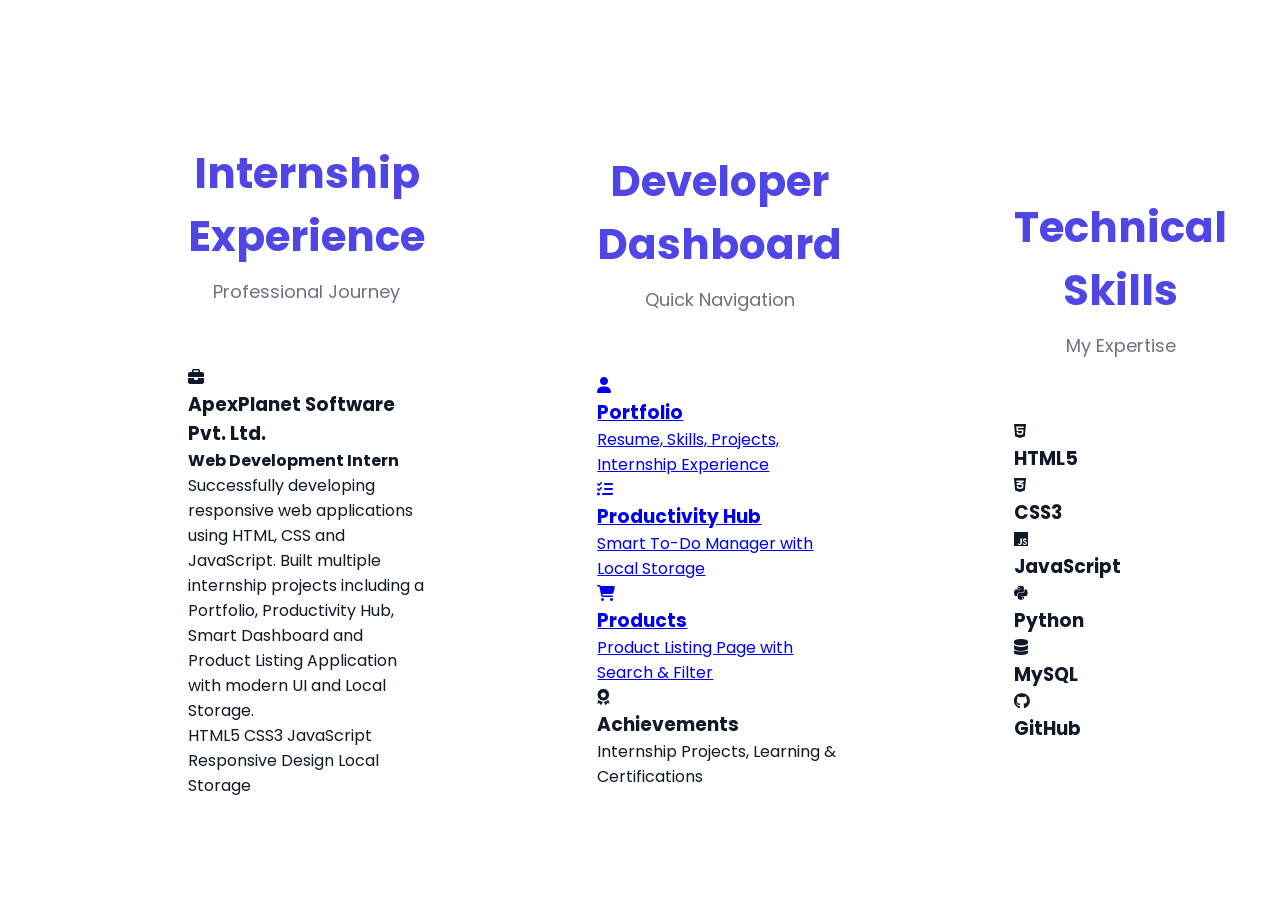
<file: index.html>
<!DOCTYPE html>
<html lang="en">

<head>
    <meta charset="UTF-8">
    <meta name="viewport" content="width=device-width, initial-scale=1.0">
    <title>DevFusion Dashboard | Yalala Kavya Reddy</title>

    <link rel="stylesheet" href="style.css">

    <link rel="stylesheet"
        href="https://cdnjs.cloudflare.com/ajax/libs/font-awesome/6.6.0/css/all.min.css">

    <link href="https://fonts.googleapis.com/css2?family=Poppins:wght@300;400;500;600;700;800&display=swap"
        rel="stylesheet">
</head>

<body>

<!-- ================= NAVBAR ================= -->

<header class="header"<!-- ================= INTERNSHIP ================= -->

<section class="internship" id="internship">

    <div class="section-title">
        <h2>Internship Experience</h2>
        <p>Professional Journey</p>
    </div>

    <div class="internship-card">

        <div class="internship-icon">
            <i class="fa-solid fa-briefcase"></i>
        </div>

        <div class="internship-content">

            <h3>ApexPlanet Software Pvt. Ltd.</h3>

            <h4>Web Development Intern</h4>

            <p>

                Successfully developing responsive web applications
                using HTML, CSS and JavaScript.

                Built multiple internship projects including a Portfolio,
                Productivity Hub, Smart Dashboard and Product Listing
                Application with modern UI and Local Storage.

            </p>

            <div class="tech-stack">

                <span>HTML5</span>

                <span>CSS3</span>

                <span>JavaScript</span>

                <span>Responsive Design</span>

                <span>Local Storage</span>

            </div>

        </div>

    </div>

</section>

<!-- ================= DASHBOARD ================= -->

<section class="dashboard">

    <div class="section-title">

        <h2>Developer Dashboard</h2>

        <p>Quick Navigation</p>

    </div>

    <div class="dashboard-grid">

        <a href="portfolio.html" class="dashboard-card">

            <i class="fa-solid fa-user"></i>

            <h3>Portfolio</h3>

            <p>

                Resume, Skills, Projects,
                Internship Experience

            </p>

        </a>

        <a href="todo.html" class="dashboard-card">

            <i class="fa-solid fa-list-check"></i>

            <h3>Productivity Hub</h3>

            <p>

                Smart To-Do Manager
                with Local Storage

            </p>

        </a>

        <a href="product.html" class="dashboard-card">

            <i class="fa-solid fa-cart-shopping"></i>

            <h3>Products</h3>

            <p>

                Product Listing Page
                with Search & Filter

            </p>

        </a>

        <div class="dashboard-card">

            <i class="fa-solid fa-award"></i>

            <h3>Achievements</h3>

            <p>

                Internship Projects,
                Learning & Certifications

            </p>

        </div>

    </div>

</section>

<!-- ================= SKILLS ================= -->

<section class="skills" id="skills">

    <div class="section-title">

        <h2>Technical Skills</h2>

        <p>My Expertise</p>

    </div>

    <div class="skill-grid">

        <div class="skill-box">

            <i class="fa-brands fa-html5"></i>

            <h3>HTML5</h3>

        </div>

        <div class="skill-box">

            <i class="fa-brands fa-css3-alt"></i>

            <h3>CSS3</h3>

        </div>

        <div class="skill-box">

            <i class="fa-brands fa-js"></i>

            <h3>JavaScript</h3>

        </div>

        <div class="skill-box">

            <i class="fa-brands fa-python"></i>

            <h3>Python</h3>

        </div>

        <div class="skill-box">

            <i class="fa-solid fa-database"></i>

            <h3>MySQL</h3>

        </div>

        <div class="skill-box">

            <i class="fa-brands fa-github"></i>

            <h3>GitHub</h3>

        </div>

    </div>

</section>

<!-- ================= PROJECTS ================= -->

<section class="projects">

    <div class="section-title">

        <h2>Featured Projects</h2>

        <p>Internship Work</p>

    </div>

    <div class="project-grid">

        <div class="project-card">

            <i class="fa-solid fa-globe"></i>

            <h3>Portfolio Website</h3>

            <p>

                Modern portfolio showcasing
                my skills and projects.

            </p>

        </div>

        <div class="project-card">

            <i class="fa-solid fa-list-check"></i>

            <h3>Productivity Hub</h3>

            <p>

                Professional To-Do application
                using Local Storage.

            </p>

        </div>

        <div class="project-card">

            <i class="fa-solid fa-cart-shopping"></i>

            <h3>Product Listing</h3>

            <p>

                Search, Filter and Sort
                products dynamically.

            </p>

        </div>

        <div class="project-card">

            <i class="fa-solid fa-route"></i>

            <h3>Safety Route Navigation</h3>

            <p>

                Python + Streamlit based
                navigation system.

            </p>

        </div>

    </div>

</section><!-- ================= CONTACT ================= -->

<section class="contact" id="contact">

    <div class="section-title">

        <h2>Let's Connect</h2>

        <p>Get In Touch</p>

    </div>

    <div class="contact-container">

        <div class="contact-card">

            <i class="fa-solid fa-envelope"></i>

            <h3>Email</h3>

            <p>your-email@example.com</p>

        </div>

        <div class="contact-card">

            <i class="fa-solid fa-phone"></i>

            <h3>Phone</h3>

            <p>Your Phone Number</p>

        </div>

        <div class="contact-card">

            <i class="fa-brands fa-linkedin"></i>

            <h3>LinkedIn</h3>

            <p>linkedin.com/in/your-profile</p>

        </div>

        <div class="contact-card">

            <i class="fa-brands fa-github"></i>

            <h3>GitHub</h3>

            <p>github.com/yourusername</p>

        </div>

    </div>

</section>

<!-- ================= CALL TO ACTION ================= -->

<section class="cta">

    <div class="cta-content">

        <h2>Ready to Explore My Work?</h2>

        <p>

            Explore my portfolio, productivity hub, and product listing
            projects built during my Web Development Internship.

        </p>

        <div class="cta-buttons">

            <a href="portfolio.html" class=">
</file>
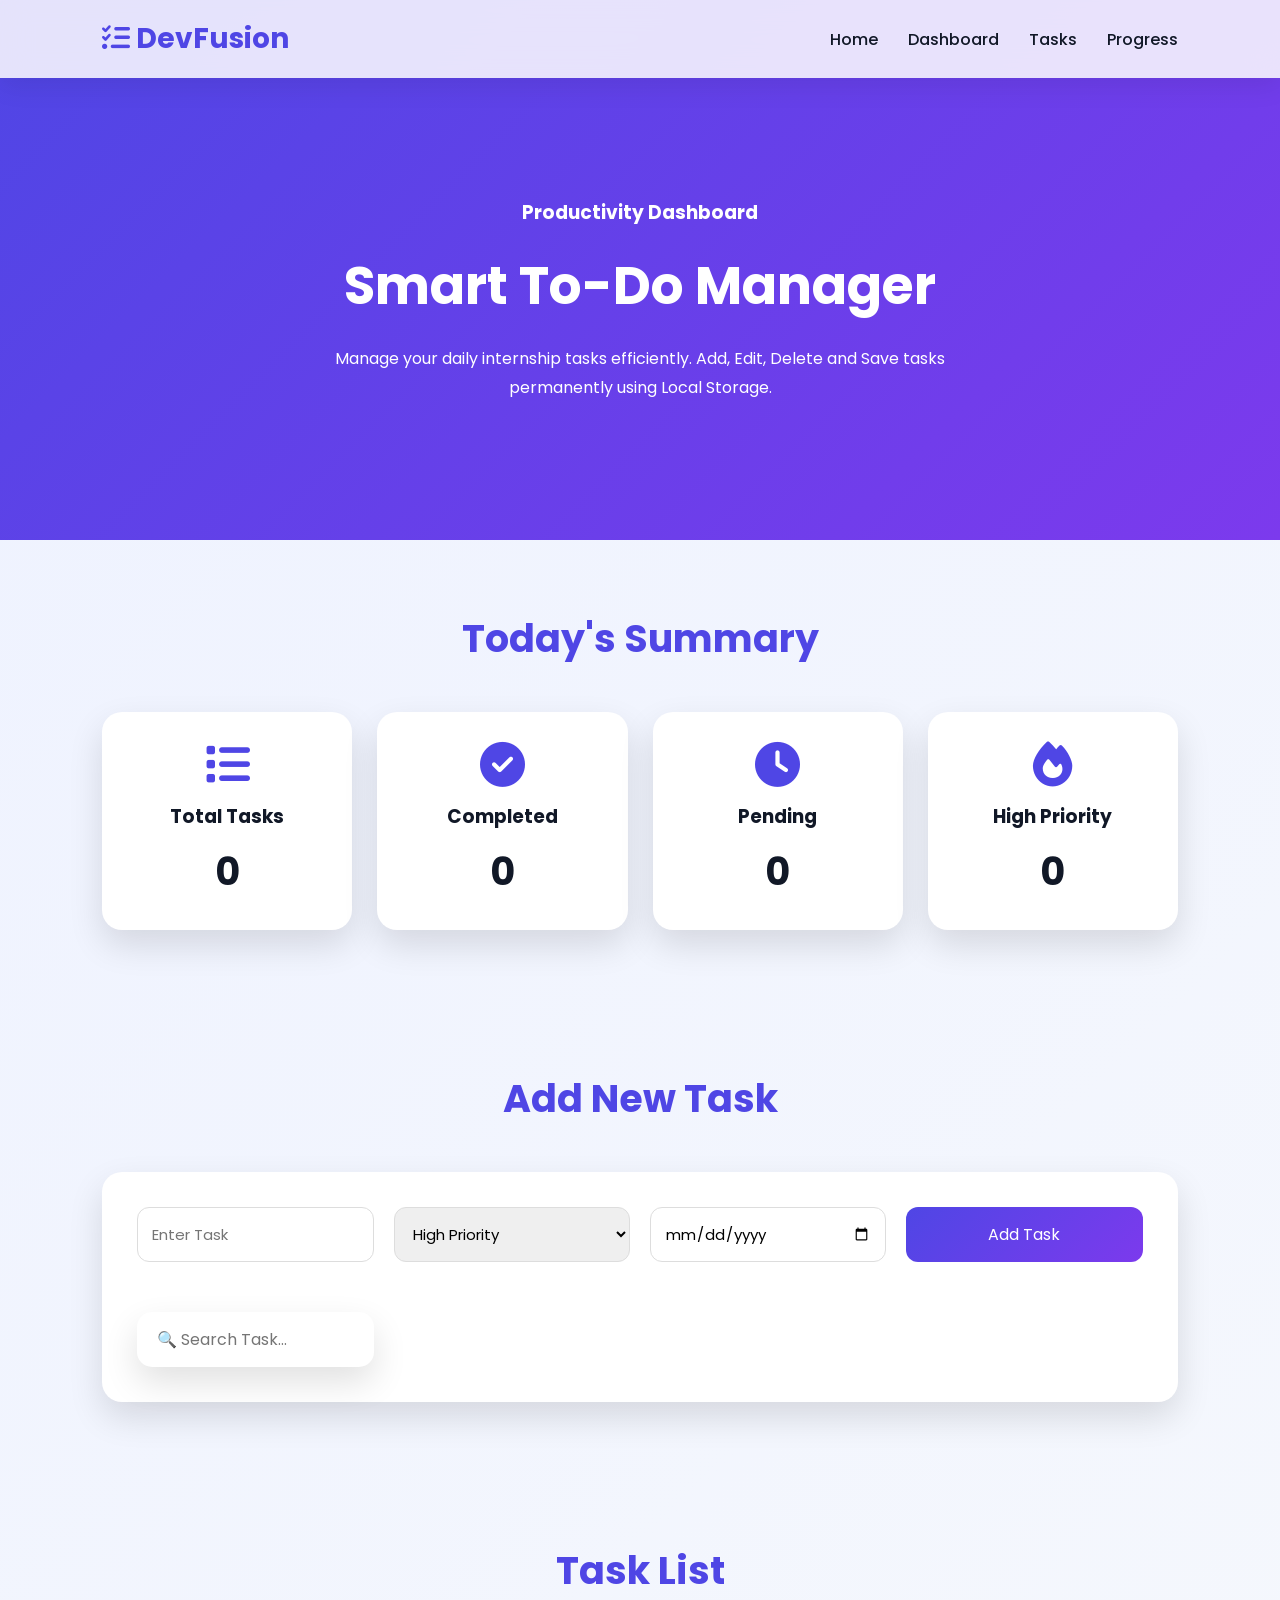
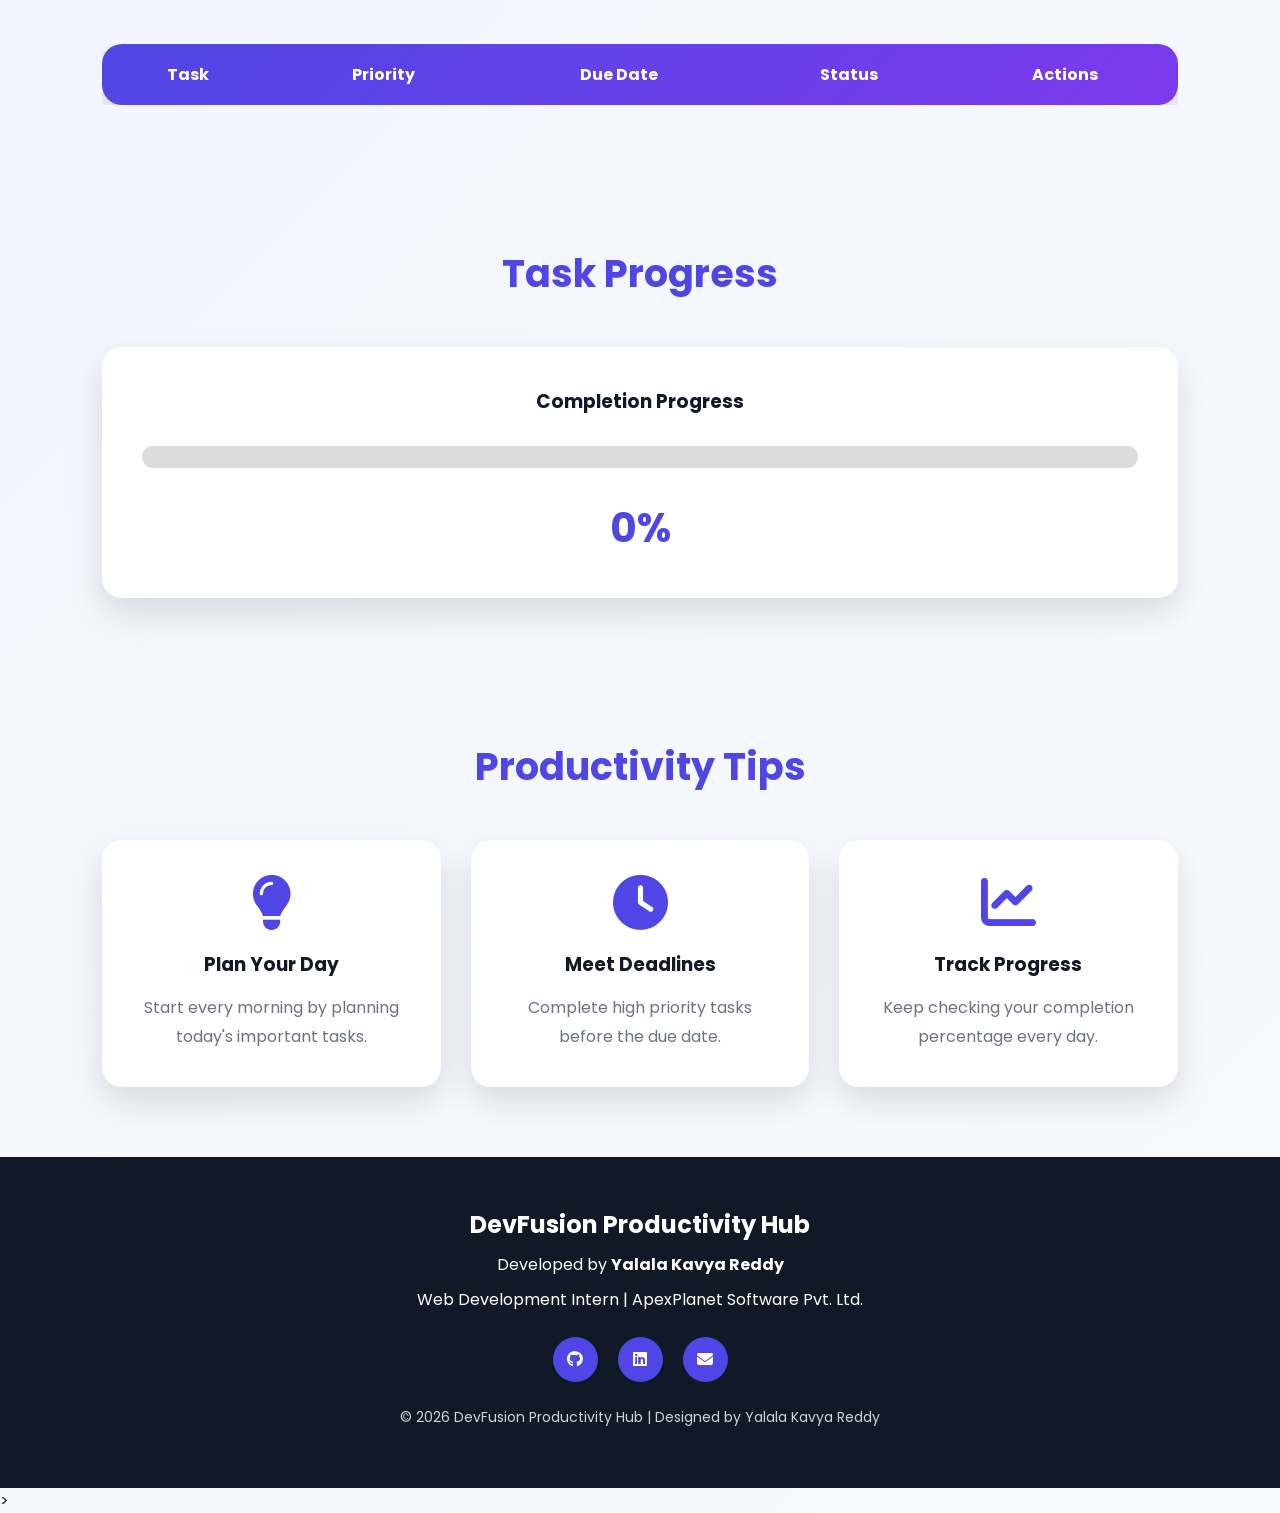
<file: todo.html>
<!DOCTYPE html>
<html lang="en">

<head>

    <meta charset="UTF-8">

    <meta name="viewport"
          content="width=device-width, initial-scale=1.0">

    <title>To-Do Manager | DevFusion</title>

    <link rel="stylesheet" href="todo.css">

    <link rel="stylesheet"
href="https://cdnjs.cloudflare.com/ajax/libs/font-awesome/6.6.0/css/all.min.css">

    <link href="https://fonts.googleapis.com/css2?family=Poppins:wght@300;400;500;600;700&display=swap"
rel="stylesheet">

</head>

<body>

<!--================ NAVBAR ================-->

<header>

<div class="logo">

<i class="fa-solid fa-list-check"></i>

DevFusion

</div>

<nav>

<a href="index.html">Home</a>

<a href="#dashboard">Dashboard</a>

<a href="#tasks">Tasks</a>

<a href="#progress">Progress</a>

</nav>

</header>


<!--================ HERO ================-->

<section class="hero">

<div class="hero-content">

<h3>Productivity Dashboard</h3>

<h1>Smart To-Do Manager</h1>

<p>

Manage your daily internship tasks efficiently.

Add, Edit, Delete and Save tasks permanently
using Local Storage.

</p>

</div>

</section>


<!--================ DASHBOARD ================-->

<section id="dashboard">

<h2 class="title">

Today's Summary

</h2>

<div class="summary">

<div class="card">

<i class="fa-solid fa-list"></i>

<h3>Total Tasks</h3>

<h1 id="totalTask">

0

</h1>

</div>

<div class="card">

<i class="fa-solid fa-circle-check"></i>

<h3>Completed</h3>

<h1 id="completedTask">

0

</h1>

</div>

<div class="card">

<i class="fa-solid fa-clock"></i>

<h3>Pending</h3>

<h1 id="pendingTask">

0

</h1>

</div>

<div class="card">

<i class="fa-solid fa-fire"></i>

<h3>High Priority</h3>

<h1 id="highTask">

0

</h1>

</div>

</div>

</section>



<!--================ ADD TASK ================-->

<section id="tasks">

<h2 class="title">

Add New Task

</h2>

<div class="todo-box">

<input
type="text"
id="taskInput"
placeholder="Enter Task">

<select id="priority">

<option value="High">

High Priority

</option>

<option value="Medium">

Medium Priority

</option>

<option value="Low">

Low Priority

</option>

</select>

<input
type="date"
id="dueDate">

<button id="addTask">

Add Task

</button>

</div<!--================ SEARCH =================-->

<div class="search-box">

    <input
        type="text"
        id="searchTask"
        placeholder="🔍 Search Task...">

</div>

</section>

<!--================ TASK LIST =================-->

<section class="task-section">

    <h2 class="title">Task List</h2>

    <div class="table-container">

        <table>

            <thead>

                <tr>

                    <th>Task</th>

                    <th>Priority</th>

                    <th>Due Date</th>

                    <th>Status</th>

                    <th>Actions</th>

                </tr>

            </thead>

            <tbody id="taskList">

            </tbody>

        </table>

    </div>

</section>

<!--================ PROGRESS =================-->

<section id="progress">

    <h2 class="title">

        Task Progress

    </h2>

    <div class="progress-card">

        <h3>Completion Progress</h3>

        <div class="progress-bar">

            <div class="progress-fill"
                 id="progressFill">

            </div>

        </div>

        <h2 id="progressText">

            0%

        </h2>

    </div>

</section>

<!--================ QUICK TIPS =================-->

<section class="tips">

    <h2 class="title">

        Productivity Tips

    </h2>

    <div class="tips-container">

        <div class="tip">

            <i class="fa-solid fa-lightbulb"></i>

            <h3>Plan Your Day</h3>

            <p>

                Start every morning by planning
                today's important tasks.

            </p>

        </div>

        <div class="tip">

            <i class="fa-solid fa-clock"></i>

            <h3>Meet Deadlines</h3>

            <p>

                Complete high priority tasks
                before the due date.

            </p>

        </div>

        <div class="tip">

            <i class="fa-solid fa-chart-line"></i>

            <h3>Track Progress</h3>

            <p>

                Keep checking your completion
                percentage every day.

            </p>

        </div>

    </div>

</section>

<!--================ FOOTER =================-->

<footer>

    <h2>

        DevFusion Productivity Hub

    </h2>

    <p>

        Developed by

        <strong>

            Yalala Kavya Reddy

        </strong>

    </p>

    <p>

        Web Development Intern

        | ApexPlanet Software Pvt. Ltd.

    </p>

    <div class="social">

        <a href="#">

            <i class="fab fa-github"></i>

        </a>

        <a href="#">

            <i class="fab fa-linkedin"></i>

        </a>

        <a href="#">

            <i class="fas fa-envelope"></i>

        </a>

    </div>

    <p class="copyright">

        © 2026 DevFusion.

        All Rights Reserved.

    </p>

</footer>

<script src="todo.js"></script>

</body>

</html>>
</file>
<file: style.css>
/* ==========================================
   DEVFUSION DASHBOARD
   Developed by Yalala Kavya Reddy
========================================== */

@import url('https://fonts.googleapis.com/css2?family=Poppins:wght@300;400;500;600;700;800&display=swap');

*{
    margin:0;
    padding:0;
    box-sizing:border-box;
    font-family:'Poppins',sans-serif;
    scroll-behavior:smooth;
}

:root{

    --primary:#4F46E5;
    --secondary:#7C3AED;
    --accent:#06B6D4;
    --success:#10B981;
    --danger:#EF4444;
    --warning:#F59E0B;

    --white:#ffffff;
    --dark:#111827;
    --gray:#6B7280;
    --light:#F8FAFC;

    --shadow:0 15px 40px rgba(0,0,0,.15);

}

body{

    background:linear-gradient(135deg,#EEF2FF,#F8FAFC);
    color:var(--dark);
    overflow-x:hidden;

}

/*==============================
NAVBAR
==============================*/

.header{

    position:fixed;
    width:100%;
    top:0;
    left:0;

    padding:18px 8%;

    display:flex;
    justify-content:space-between;
    align-items:center;

    background:rgba(255,255,255,.85);

    backdrop-filter:blur(15px);

    box-shadow:0 5px 25px rgba(0,0,0,.08);

    z-index:1000;

}

.logo{

    font-size:30px;
    font-weight:700;
    color:var(--primary);

}

.logo span{

    color:var(--accent);

}

nav{

    display:flex;
    gap:35px;

}

nav a{

    text-decoration:none;
    color:var(--dark);

    font-size:16px;
    font-weight:600;

    transition:.4s;

}

nav a:hover{

    color:var(--primary);

}

/*==============================
BUTTONS
==============================*/

.btn{

    display:inline-block;

    padding:14px 28px;

    border-radius:50px;

    text-decoration:none;

    font-weight:600;

    transition:.4s;

}

.btn-primary{

    background:linear-gradient(135deg,var(--primary),var(--secondary));

    color:white;

}

.btn-primary:hover{

    transform:translateY(-5px);

    box-shadow:0 12px 25px rgba(79,70,229,.4);

}

.btn-secondary{

    border:2px solid var(--primary);

    color:var(--primary);

    margin-left:15px;

}

.btn-secondary:hover{

    background:var(--primary);

    color:white;

}

/*==============================
HERO SECTION
==============================*/

.hero{

    min-height:100vh;

    display:flex;

    justify-content:space-between;

    align-items:center;

    padding:120px 8% 80px;

}

.hero-text{

    flex:1;

}

.hero-text h3{

    color:var(--accent);

    font-size:22px;

    margin-bottom:15px;

}

.hero-text h1{

    font-size:60px;

    font-weight:800;

    line-height:1.2;

    margin-bottom:20px;

}

.hero-text h2{

    font-size:32px;

    color:var(--primary);

    margin-bottom:20px;

}

.hero-text p{

    color:var(--gray);

    line-height:1.8;

    max-width:650px;

    margin-bottom:35px;

}

.hero-image{

    flex:1;

    display:flex;

    justify-content:center;

}

.hero-image img{

    width:380px;

    height:380px;

    object-fit:cover;

    border-radius:50%;

    border:8px solid white;

    box-shadow:var(--shadow);

    transition:.5s;

}

.hero-image img:hover{

    transform:scale(1.05);

}

/*==============================
SECTION TITLE
==============================*/

.section-title{

    text-align:center;

    margin-bottom:60px;

}

.section-title h2{

    font-size:42px;

    color:var(--primary);

}

.section-title p{

    color:var(--gray);

    margin-top:10px;

    font-size:18px;

}

/*==============================
GENERAL SECTION
==============================*/

section{

    padding:80px 8%;

}

/*==============================
ANIMATION
==============================*/

@keyframes fadeUp{

    from{

        opacity:0;

        transform:translateY(50px);

    }

    to{

        opacity:1;

        transform:translateY(0);

    }

}

.hero,
.section-title{

    animation:fadeUp 1s ease;

/*====================================
INTERNSHIP SECTION
====================================*/

.internship{

    background:#fff;

}

.internship-card{

    display:flex;

    align-items:center;

    gap:40px;

    background:linear-gradient(135deg,#/*====================================
PROJECTS SECTION
====================================*/

.projects{
    background:#f8fafc;
}

.project-grid{
    display:grid;
    grid-template-columns:repeat(auto-fit,minmax(280px,1fr));
    gap:30px;
}

.project-card{
    background:#fff;
    padding:35px;
    border-radius:20px;
    text-align:center;
    box-shadow:var(--shadow);
    transition:.4s;
}

.project-card:hover{
    transform:translateY(-10px);
}

.project-card i{
    font-size:55px;
    color:var(--primary);
    margin-bottom:20px;
}

.project-card h3{
    margin-bottom:15px;
    color:var(--dark);
}

.project-card p{
    color:var(--gray);
    line-height:1.7;
}

/*====================================
CONTACT SECTION
====================================*/

.contact{
    background:#ffffff;
}

.contact-container{
    display:grid;
    grid-template-columns:repeat(auto-fit,minmax(240px,1fr));
    gap:25px;
}

.contact-card{
    background:#fff;
    padding:30px;
    border-radius:20px;
    text-align:center;
    box-shadow:var(--shadow);
    transition:.4s;
}

.contact-card:hover{
    transform:translateY(-8px);
}

.contact-card i{
    font-size:45px;
    color:var(--primary);
    margin-bottom:18px;
}

.contact-card h3{
    margin-bottom:12px;
}

.contact-card p{
    color:var(--gray);
    word-break:break-word;
}

/*====================================
CALL TO ACTION
====================================*/

.cta{
    background:linear-gradient(135deg,var(--primary),var(--secondary));
    color:#fff;
    text-align:center;
    padding:90px 8%;
}

.cta h2{
    font-size:42px;
    margin-bottom:20px;
}

.cta p{
    max-width:700px;
    margin:auto;
    line-height:1.8;
    margin-bottom:35px;
}

.cta-buttons{
    display:flex;
    justify-content:center;
    gap:20px;
    flex-wrap:wrap;
}

.cta-buttons a{
    text-decoration:none;
    padding:14px 30px;
    border-radius:50px;
    background:#fff;
    color:var(--primary);
    font-weight:600;
    transition:.4s;
}

.cta-buttons a:hover{
    transform:translateY(-5px);
}

/*====================================
FOOTER
====================================*/

footer{
    background:#111827;
    color:#fff;
    text-align:center;
    padding:50px 20px;
}

footer h2{
    margin-bottom:10px;
}

footer p{
    margin:10px 0;
    color:#d1d5db;
}

.footer-social{
    margin:25px 0;
}

.footer-social a{
    display:inline-flex;
    justify-content:center;
    align-items:center;
    width:45px;
    height:45px;
    margin:0 8px;
    border-radius:50%;
    background:var(--primary);
    color:#fff;
    text-decoration:none;
    transition:.4s;
}

.footer-social a:hover{
    background:var(--accent);
    transform:translateY(-6px);
}

.copyright{
    margin-top:20px;
    font-size:14px;
    color:#9ca3af;
}

/*====================================
RESPONSIVE
====================================*/

@media(max-width:992px){

    nav{
        display:none;
    }

    .hero{
        flex-direction:column-reverse;
        text-align:center;
        gap:50px;
    }

    .hero-image img{
        width:300px;
        height:300px;
    }

    .hero-text h1{
        font-size:46px;
    }

    .internship-card{
        flex-direction:column;
        text-align:center;
    }

}

@media(max-width:768px){

    .hero{
        padding-top:120px;
    }

    .hero-text h1{
        font-size:36px;
    }

    .hero-text h2{
        font-size:24px;
    }

    .section-title h2{
        font-size:30px;
    }

    .dashboard-grid,
    .skill-grid,
    .project-grid,
    .contact-container{
        grid-template-columns:1fr;
    }

    .hero-image img{
        width:240px;
        height:240px;
    }

    .cta h2{
        font-size:30px;
    }

    .cta-buttons{
        flex-direction:column;
        align-items:center;
    }

}}
</file>
<file: todo.css>
/* ==========================================
   DEVFUSION TODO MANAGER
   Developed by: Yalala Kavya Reddy
========================================== */

@import url('https://fonts.googleapis.com/css2?family=Poppins:wght@300;400;500;600;700;800&display=swap');

*{
    margin:0;
    padding:0;
    box-sizing:border-box;
    font-family:'Poppins',sans-serif;
    scroll-behavior:smooth;
}

:root{
    --primary:#4F46E5;
    --secondary:#7C3AED;
    --accent:#06B6D4;
    --success:#10B981;
    --danger:#EF4444;
    --warning:#F59E0B;
    --light:#F8FAFC;
    --dark:#111827;
    --gray:#6B7280;
    --white:#ffffff;
    --shadow:0 15px 35px rgba(0,0,0,.12);
}

body{
    background:linear-gradient(135deg,#eef2ff,#f8fafc);
    color:var(--dark);
    overflow-x:hidden;
}

/* ================= NAVBAR ================= */

header{
    position:fixed;
    top:0;
    width:100%;
    background:rgba(255,255,255,.85);
    backdrop-filter:blur(15px);
    display:flex;
    justify-content:space-between;
    align-items:center;
    padding:18px 8%;
    box-shadow:0 8px 25px rgba(0,0,0,.08);
    z-index:1000;
}

.logo{
    font-size:28px;
    font-weight:700;
    color:var(--primary);
}

nav{
    display:flex;
    gap:30px;
}

nav a{
    text-decoration:none;
    color:var(--dark);
    font-weight:500;
    transition:.3s;
}

nav a:hover{
    color:var(--primary);
}

/* ================= HERO ================= */

.hero{
    min-height:60vh;
    display:flex;
    justify-content:center;
    align-items:center;
    text-align:center;
    padding:120px 8% 60px;
    background:linear-gradient(135deg,#4F46E5,#7C3AED);
    color:white;
}

.hero h1{
    font-size:52px;
    margin:20px 0;
}

.hero p{
    max-width:700px;
    margin:auto;
    line-height:1.8;
}

/* ================= COMMON ================= */

section{
    padding:70px 8%;
}

.title{
    text-align:center;
    font-size:38px;
    margin-bottom:45px;
    color:var(--primary);
}

/* ================= SUMMARY ================= */

.summary{
    display:grid;
    grid-template-columns:repeat(auto-fit,minmax(220px,1fr));
    gap:25px;
}

.card{
    background:white;
    padding:30px;
    text-align:center;
    border-radius:20px;
    box-shadow:var(--shadow);
    transition:.4s;
}

.card:hover{
    transform:translateY(-8px);
}

.card i{
    font-size:45px;
    color:var(--primary);
    margin-bottom:15px;
}

.card h1{
    margin-top:12px;
    font-size:38px;
}

/* ================= TODO BOX ================= */

.todo-box{
    background:white;
    padding:35px;
    border-radius:20px;
    box-shadow:var(--shadow);
    display:grid;
    grid-template-columns:repeat(auto-fit,minmax(220px,1fr));
    gap:20px;
}

.todo-box input,
.todo-box select{
    padding:14px;
    border:1px solid #ddd;
    border-radius:12px;
    font-size:15px;
    outline:none;
}

.todo-box input:focus,
.todo-box select:focus{
    border-color:var(--primary);
}

#addTask{
    background:linear-gradient(135deg,var(--primary),var(--secondary));
    color:white;
    border:none;
    border-radius:12px;
    cursor:pointer;
    font-size:16px;
    transition:.3s;
}

#addTask:hover{
    transform:translateY(-3px);
}/*==========================
SEARCH BOX
==========================*/

.search-box{
    margin-top:30px;
}

.search-box input{
    width:100%;
    padding:15px 20px;
    border:none;
    border-radius:15px;
    box-shadow:var(--shadow);
    font-size:16px;
    outline:none;
}

/*==========================
TASK TABLE
==========================*/

.table-container{
    overflow-x:auto;
}

table{
    width:100%;
    border-collapse:collapse;
    background:#fff;
    border-radius:20px;
    overflow:hidden;
    box-shadow:var(--shadow);
}

thead{
    background:linear-gradient(135deg,var(--primary),var(--secondary));
    color:#fff;
}

th,
td{
    padding:18px;
    text-align:center;
}

tbody tr:nth-child(even){
    background:#f8fafc;
}

tbody tr:hover{
    background:#eef2ff;
}

button.edit{
    background:#06B6D4;
    color:#fff;
    border:none;
    padding:8px 14px;
    border-radius:8px;
    cursor:pointer;
    margin:3px;
}

button.delete{
    background:#EF4444;
    color:#fff;
    border:none;
    padding:8px 14px;
    border-radius:8px;
    cursor:pointer;
    margin:3px;
}

button.complete{
    background:#10B981;
    color:#fff;
    border:none;
    padding:8px 14px;
    border-radius:8px;
    cursor:pointer;
    margin:3px;
}

button:hover{
    opacity:.9;
}

/*==========================
PROGRESS
==========================*/

.progress-card{
    background:#fff;
    padding:40px;
    border-radius:20px;
    box-shadow:var(--shadow);
    text-align:center;
}

.progress-bar{
    width:100%;
    height:22px;
    background:#ddd;
    border-radius:30px;
    overflow:hidden;
    margin:30px 0;
}

.progress-fill{
    width:0%;
    height:100%;
    background:linear-gradient(135deg,#10B981,#06B6D4);
    transition:.6s;
}

#progressText{
    color:var(--primary);
    font-size:40px;
}

/*==========================
PRODUCTIVITY TIPS
==========================*/

.tips-container{
    display:grid;
    grid-template-columns:repeat(auto-fit,minmax(280px,1fr));
    gap:30px;
}

.tip{
    background:#fff;
    padding:35px;
    border-radius:20px;
    text-align:center;
    box-shadow:var(--shadow);
    transition:.4s;
}

.tip:hover{
    transform:translateY(-10px);
}

.tip i{
    font-size:55px;
    color:var(--primary);
    margin-bottom:20px;
}

.tip h3{
    margin-bottom:15px;
}

.tip p{
    color:var(--gray);
    line-height:1.8;
}

/*==========================
FOOTER
==========================*/

footer{
    background:#111827;
    color:#fff;
    text-align:center;
    padding:50px 20px;
}

footer h2{
    margin-bottom:10px;
}

footer p{
    margin:10px 0;
}

.social{
    margin:25px 0;
}

.social a{
    display:inline-flex;
    justify-content:center;
    align-items:center;
    width:45px;
    height:45px;
    margin:0 8px;
    border-radius:50%;
    background:#4F46E5;
    color:#fff;
    text-decoration:none;
    transition:.4s;
}

.social a:hover{
    background:#06B6D4;
    transform:translateY(-6px);
}

.copyright{
    margin-top:20px;
    color:#cbd5e1;
    font-size:14px;
}

/*==========================
STATUS COLORS
==========================*/

.high{
    color:#EF4444;
    font-weight:700;
}

.medium{
    color:#F59E0B;
    font-weight:700;
}

.low{
    color:#10B981;
    font-weight:700;
}

.completed{
    color:#10B981;
    font-weight:700;
}

.pending{
    color:#EF4444;
    font-weight:700;
}

/*==========================
ANIMATIONS
==========================*/

.card,
.tip,
.progress-card,
.todo-box,
table{
    animation:fadeUp .8s ease;
}

@keyframes fadeUp{

    from{
        opacity:0;
        transform:translateY(40px);
    }

    to{
        opacity:1;
        transform:translateY(0);
    }

}

/*==========================
RESPONSIVE
==========================*/

@media(max-width:992px){

    nav{
        display:none;
    }

    .hero h1{
        font-size:40px;
    }

    .summary{
        grid-template-columns:repeat(2,1fr);
    }

}

@media(max-width:768px){

    .hero{
        min-height:50vh;
        padding:120px 20px 60px;
    }

    .hero h1{
        font-size:32px;
    }

    .title{
        font-size:30px;
    }

    .summary{
        grid-template-columns:1fr;
    }

    .todo-box{
        grid-template-columns:1fr;
    }

    .tips-container{
        grid-template-columns:1fr;
    }

    th,
    td{
        padding:12px;
        font-size:14px;
    }

    #progressText{
        font-size:28px;
    }

}
</file>
